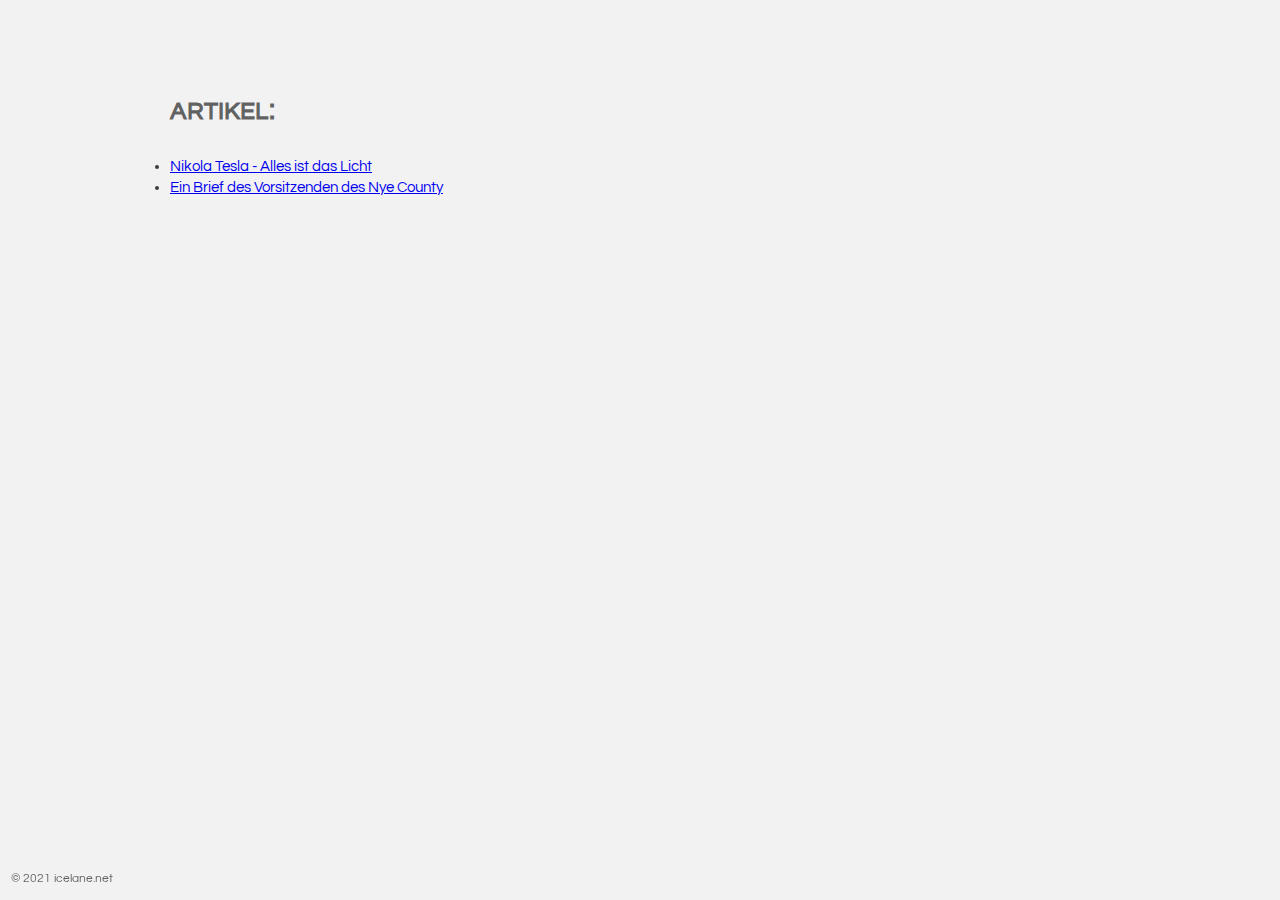
<file: Article/index.html>
<!doctype html>
<html>
<head>
<meta charset="utf-8" />
    <meta name="author" content="MrX13415" />
    <meta name="description" content="Article" />
    <title>Article</title>

    <meta name="viewport" content="width=device-width, height=device-height, initial-scale=1.2" />

    <link rel="stylesheet" type="text/css" href="https://fonts.googleapis.com/css?family=Questrial" />
    <link rel="stylesheet" type="text/css" href="./style/css/main.css">
    
    <script src="../style/js/util.js" ></script>
    <script src="./style/js/main.js" ></script>
    

    <link rel="apple-touch-icon" sizes="180x180" href="/apple-touch-icon.png">
	<link rel="icon" type="image/png" sizes="32x32" href="/favicon-32x32.png">
	<link rel="icon" type="image/png" sizes="192x192" href="/android-chrome-192x192.png">
	<link rel="icon" type="image/png" sizes="16x16" href="/favicon-16x16.png">
	<!-- <link rel="manifest" href="/site.webmanifest"> -->
	<link rel="mask-icon" href="/safari-pinned-tab.svg" color="#333a3d">
    <meta name="msapplication-TileColor" content="#ededed">
	<meta name="theme-color" content="#ffffff">
</head>
<body>
    <div class="page">
        <h1 id="article-title"></h1>

        <div id="article-info" style="display: none;">
            Autor: <span id="article-author"></span> am <span id="article-date"></span>
            <div id="article-translations"></div>
        </div>

		<div id="article-content">
        </div>

        <div id="article-source" style="display: none;">
            <label>Quelle:</label>
            <div id="article-sources">
            </div>
        </div>
    </div>
	
    <footer>
		<div>
			&copy; 2021 icelane.net
		</div>
    </footer>
</body>
</html>
</file>
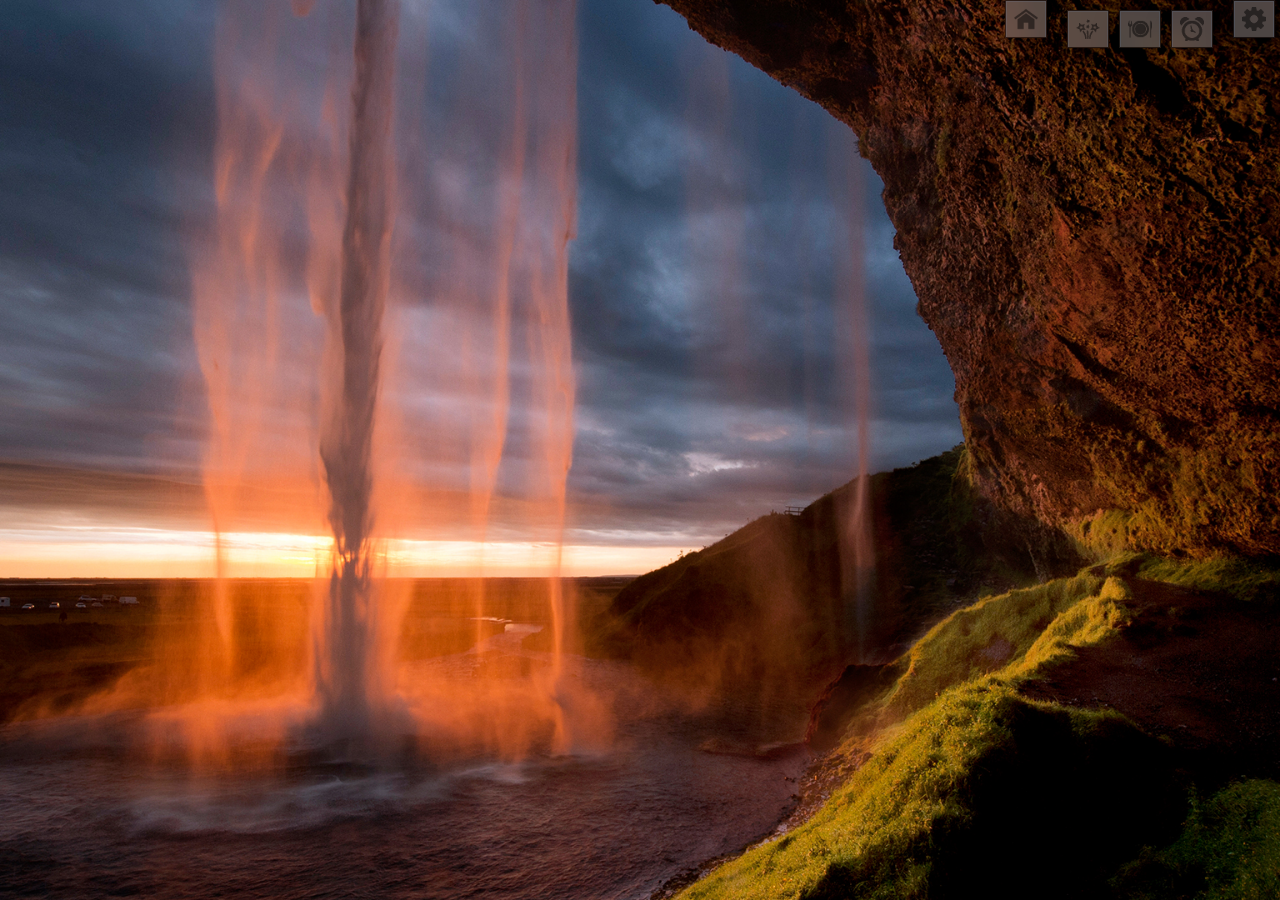
<file: countdown/index.html>
<!doctype html>
<html>
<head>
<meta charset="utf-8" />
    <meta name="author" content="MrX13415" />
    <meta name="description" content="A countdown." />
    <title>icelane.net | Countdown</title>

	<meta name="viewport" content="width=device-width, height=device-height, initial-scale=0.7" />

    <link rel="stylesheet" type="text/css" href="https://fonts.googleapis.com/css?family=Questrial" />
    <link rel="stylesheet" type="text/css" href="/style/css/main.css">
    <link rel="stylesheet" type="text/css" href="/style/css/acrylic.css">
    <link rel="stylesheet" type="text/css" href="/style/css/dark.css">
    <link rel="stylesheet" type="text/css" href="/style/css/countdown.css">
    
    <script>const isCountDownPage = true;</script>
    <script src="/style/js/util.js" ></script>
    <script src="/style/js/theme.js" ></script>
    <script src="/style/js/main.js" ></script>
    <script src="/style/js/countdown.js" ></script>
    
	<link rel="apple-touch-icon" sizes="180x180" href="/apple-touch-icon.png">
	<link rel="icon" type="image/png" sizes="32x32" href="/favicon-32x32.png">
	<link rel="icon" type="image/png" sizes="192x192" href="/android-chrome-192x192.png">
	<link rel="icon" type="image/png" sizes="16x16" href="/favicon-16x16.png">
	<!-- <link rel="manifest" href="/site.webmanifest"> -->
    <link rel="mask-icon" href="/safari-pinned-tab.svg" color="#333a3d">
    <meta name="msapplication-TileColor" content="#ededed">
	<meta name="theme-color" content="#ffffff">

</head>
<body class="dark">
    <div id="background" class="backgroundtransition">
        <div></div>
        <div></div>
    </div>

    <div id="overlaycontainer" class="hidden">
    </div>

    <div class="page">
        <div id="menubuttonarray">
            <button id="homebtn" title="Go back to start." class="acrylic shadow imgbutton child" onclick="location.href='/';"><div></div></button>
            <div id="profiles">
                <button id="profile_NewYear" title="New Year: Countdown to the next year." class="acrylic shadow imgbutton child" profilekey="newyear"><div></div></button>
                <button id="profile_Lunch" title="Lunch Time! Determine how much time is left until lunch." class="acrylic shadow imgbutton child" profilekey="lunch"><div></div></button>
                <button id="profile_Custom" title="Setup a custom countdown." class="acrylic shadow imgbutton child" profilekey="custom"><div></div></button>
            </div>
            <button id="settingsbtn" title="Configure the countdown and theme settings." class="acrylic shadow imgbutton child"><div></div></button>
        </div>
        
        <div id="settings" class="acrylic shadow overlay hidden">
            
			<h5>Countdown settings</h5>

            <div id="countdownsettings" class="settingscontainer">
                <div class="settingsitem">
                    <label>Title</label>
                    <input type="text" id="countdowntitle" value="" />
                </div>
                <div class="settingsitem settingscontainer">
                    <div id="targetdatecontainer" class="settingsitem">
                        <label>Date</label>
                        <input type="date" id="targetdate" name="Target date" placeholder="Select a target date">
                    </div>
                    <div class="settingsitem">
                        <label>Time</label>
                        <input type="time" id="targettime" name="Target time" placeholder="Select a target time" value="00:00:00" >
                    </div>
                </div>
                <div class="settingsitem">
                    <button id="restart" class="acrylic imgtxtbutton child"><div></div>Restart</button>
                </div>
                <div class="settingsitem">
                    <div>
                        <label class="switch">Daily recurring<input id="dailyswitch" type="checkbox"><span></span></label>
                    </div>
                </div>
                <div class="settingsitem">
                    <label>Message</label>
                    <textarea id="countdownmsg"></textarea>
                </div>
            </div>
			<h5>Theme settings</h5>

            <button id="tooglebtn" title="Bright side or dark side of life?" class="acrylic imgtxtbutton child"><div></div>Toggle Theme</button>

            <div class="listLabel">Hue 
                <span id="colorHueVal" data-mate="colorHueEdit"></span>
                <input id="colorHueEdit" data-mateCtrl="colorHueVal" data-mateData="colorHue" data-mateDataDiv="1000" class="hidden" />
            </div>
            <input class="colorSlider" type="range" min="0" max="1000" value="500" id="colorHue">
            <div class="listLabel">Saturation 
                <span id="colorSatVal" data-mate="colorSatEdit"></span>
                <input id="colorSatEdit" data-mateCtrl="colorSatVal" data-mateData="colorSat" data-mateDataDiv="10" class="hidden" />
            </div>
            <input class="colorSlider" type="range" min="0" max="1000" value="0" id="colorSat">
            <div class="listLabel">Lightness 
                <span id="colorLightVal" data-mate="colorLightEdit"></span>
                <input id="colorLightEdit" data-mateCtrl="colorLightVal" data-mateData="colorLight" data-mateDataDiv="10" class="hidden" />
            </div>
            <input class="colorSlider" type="range" min="0" max="1000" value="0" id="colorLight">
            <div class="listLabel">Alpha 
                <span id="colorAlphaVal" data-mate="colorAlphaEdit"></span>
                <input id="colorAlphaEdit" data-mateCtrl="colorAlphaVal" data-mateData="colorAlpha" data-mateDataDiv="10" class="hidden" />
            </div>
            <input class="colorSlider" type="range" min="0" max="1000" value="0" id="colorAlpha">
            <div class="listLabel">Blur 
                <span id="blurVal" data-mate="blurEdit"></span>
                <input id="blurEdit" data-mateCtrl="blurVal" data-mateData="blur" data-mateDataDiv="10" class="hidden" /> 
                <span id="blurNotSupportedWarn" class="hidden">/!\ Not supported by Browser!</span>
            </div>
            <input class="colorSlider" type="range" min="0" max="500" value="140" id="blur">
            
            <div id="settingBtns">
                <div id="settingBtns_Left">
                    <button id="nextimgbtn" title="I'm board! move on to the next image." class="acrylic imgtxtbutton child"><div></div>Next Image</button>
                    <label class="switch">Slideshow<input id="slideshowswitch" type="checkbox"><span></span></label>
                    <label class="switch">Rainbow<input id="rainbowswitch" type="checkbox"><span></span></label>
                </div>
                <div id="settingBtns_Right">
                    <button id="colorResetBtn" class="acrylic child" title="Hold CTRL to perform a full reset.">Reset</button>
                </div>
            </div>
        </div>
        
        <div id="countdown" class="acrylic shadow parent article invisible">
            <p class="countdowntext effect-text-3D-lightgary2">...</p>
        </div>
    </div>
</body>
</html>
</file>
<file: Article/style/css/main.css>
* {
	box-sizing: border-box;
	transition: all 0.8s linear, color 0s, outline-offset 0s;
}

body {
    margin: 0px auto;
    max-width: 1000px;
    
    line-height: 1.4;
    text-align: justify;
    font-family: 'Questrial', sans-serif;
    font-size: 15px;
    color: rgba(0, 0, 0, 0.75);
    margin-bottom: 100px;
    transition: color 0.2s;

    background-color: hsl(0deg 0% 95%);
    /* background-image: linear-gradient(hsla(0, 0%, 100%, 0.1) 2px, transparent 0)
    , linear-gradient(90deg, hsla(0, 0%, 100%, .1) 2px, transparent 0)
    , linear-gradient(hsla(0, 0%, 100%, 0.08) 1px, transparent 0)
    , linear-gradient(90deg, hsla(0, 0%, 100%, .08) 1px, transparent 0)
    /* , url(./../img/noisy-texture-100x100.png) noise texture */; */
/* 
    background-size: 100px 100px, 100px 100px, 20px 20px, 20px 20px;
    background-position: -2px -2px, -2px -2px, -1px -1px, -1px -1px; */
}

footer{
    position: fixed !important;
    width: calc(100% + 2px);
    left: -1px;
    bottom: 0;
    background: rgb(242,242,242);
    background: linear-gradient(0deg, rgba(242,242,242,1) 0%, rgba(242,242,242,1) 50%, rgba(255,255,255,0) 100%);
    padding-top: 20px;
}

footer > div {
    font-size: 12px;
    color: rgba(0, 0, 0, 0.60);
    padding: 1em !important;
    margin: 0 !important;
}

h1 {
    font-weight: normal;
    font-size: 30px;
    color: rgba(0, 0, 0, 0.60);
    transition: color 0.2s;
}

h2 {
    font-variant-caps: all-small-caps;
    font-weight: bold;
    font-size: 30px;
    color: rgba(0, 0, 0, 0.60);
    transition: color 0.2s;
}

.page {
    padding: 1em;
    padding-top: 64px;
}
@media only screen and (max-width: 700px) {
    .page { padding: 0px; padding-top: 64px; }
}
@media only screen and (max-width: 340px){
    .page { padding: 0px; padding-top: 50px; }
}


.page > div {
	margin: 15px;
}
@media only screen and (max-width: 340px) {
    .page > div { margin: 15px 3px; width: calc(100% - 6px); }
}
@media only screen and (min-width: 341px) and (max-width: 700px) {
    .page > div { width: calc(100% - 30px); }
}
@media only screen and (min-width: 701px) {
    .page > div { width: calc(70% - 30px); }
}


.article {
    display: flex;
    align-items: center;
    justify-content: center;
    flex-flow: row wrap;
}

.img {
    font-size: 9pt;
    margin-top: 0;
    margin-bottom: 0;
    color: hsl(0deg 0% 60%);
}
.img img {
    width: 100%;
}

#article-info {
    font-size: 9pt;
    margin-top: 0;
    margin-bottom: 0;
    color: hsl(0deg 0% 60%);
}
#article-source {
    font-size: 9pt;
    margin-top: 0;
    margin-bottom: 0;
    color: hsl(0deg 0% 60%);
}
#article-sources {
    position: relative;
    left: 40px;
    top: -14px;
}
</file>
<file: style/css/main.css>
* {
	box-sizing: border-box;
	transition: all 0.8s linear, color 0s, outline-offset 0s;
}

body {
    margin: 0px auto;
    max-width: 1000px;
    
    line-height: 1.4;
    text-align: justify;
    font-family: 'Questrial', sans-serif;
    font-size: 18px;
    color: rgba(0, 0, 0, 0.75);
    margin-bottom: 100px;
    transition: color 0.2s;

    background-color: rgb(44, 44, 44);
    background-image: linear-gradient(hsla(0, 0%, 100%, 0.1) 2px, transparent 0)
    , linear-gradient(90deg, hsla(0, 0%, 100%, .1) 2px, transparent 0)
    , linear-gradient(hsla(0, 0%, 100%, 0.08) 1px, transparent 0)
    , linear-gradient(90deg, hsla(0, 0%, 100%, .08) 1px, transparent 0)
    /* , url(./../img/noisy-texture-100x100.png) noise texture */;

    background-size: 100px 100px, 100px 100px, 20px 20px, 20px 20px;
    background-position: -2px -2px, -2px -2px, -1px -1px, -1px -1px;
}

#background, #background div:nth-child(1), #background div:nth-child(2) {
    position: fixed;
    top: 0;
    left: 0;
    right: 0;
    bottom: 0;    
    /* background-attachment: fixed; */
    background-position-x: 50%;
    background-position-y: 50%;
    background-size: cover;
    background-repeat: no-repeat;
    z-index: -100;
    /* transition: top 0s, bottom 0s; */
    transition: opacity 2.5s cubic-bezier(0, 0, 0.4, 1), background-image 0s, top 0s, bottom 0s;
}
#background div:nth-child(1), #background div:nth-child(2) {
    content: "";
}

.swapbackground#background div:nth-child(1) {
    opacity: 1;
}
.swapbackground#background div:nth-child(2) {
    opacity: 0;
}
.backgroundtransition#background div:nth-child(1),
.backgroundtransition#background div:nth-child(2) {
    transition: opacity 2.5s cubic-bezier(0.4, 0, 1, 1), background-image 0s, top 0s, bottom 0s;
}

footer{
    position: fixed !important;
    width: calc(100% + 2px);
    left: -1px;
	bottom: 0;
}

footer > div {
    font-size: 16px;
    color: rgba(0, 0, 0, 0.60);
    padding: 1em !important;
    margin: 0 !important;
}

h1 {
    font-weight: normal;
    font-size: 30px;
    color: rgba(0, 0, 0, 0.60);
    transition: color 0.2s;
}

h2 {
    font-variant-caps: all-small-caps;
    font-weight: bold;
    font-size: 30px;
    color: rgba(0, 0, 0, 0.60);
    transition: color 0.2s;
}

textarea,
input[type="text"],
input[type="date"],
input[type="time"] {
    min-height: 33px;
}
textarea:disabled,
input[type="text"]:disabled,
input[type="date"]:disabled,
input[type="time"]:disabled {
    background: none;
    border: none;
    box-shadow: none;
}
textarea:disabled:hover,
input[type="text"]:disabled:hover,
input[type="date"]:disabled:hover,
input[type="time"]:disabled:hover {
    background: none;
    border: none;
    box-shadow: none;
}

input[type="range"] {
    -webkit-appearance: none;
    appearance: none;
    color: rgba(255, 255, 255, 0.2);
    background: transparent;
    border: none;
}
input[type="range"]:focus {
    outline: none;
}
input[type="range"]:disabled {
    background-color: transparent !important;
    box-shadow: none !important;
    opacity: 50%;
}

input[type="range"]::-webkit-slider-runnable-track {
    -webkit-appearance: none;
    border-radius: 5px;
    height: 10px;
}
input[type="range"]::-moz-range-track {
    border-radius: 5px;
    height: 10px;
}
input[type="range"]::-ms-track {
    border-radius: 5px;
    height: 10px;
}

input[type="range"]:focus::-webkit-slider-runnable-track {
    outline-offset: -5px;
}
input[type="range"]:focus::-moz-range-track {
    outline-offset: -5px;
}
input[type="range"]:focus::-ms-track {
    outline-offset: -5px;
}

input[type="range"]::-webkit-slider-thumb
{
    -webkit-appearance: none; /* Override default look */
    appearance: none;
    width: 20px; /* Set a specific slider handle width */
    height: 20px; /* Slider handle height */
    cursor: pointer; /* Cursor on hover */
    border-radius: 10px;
    margin-top: -6px;
}
input[type="range"]::-moz-range-thumb {
    appearance: none;
    width: 20px; /* Set a specific slider handle width */
    height: 20px; /* Slider handle height */
    cursor: pointer; /* Cursor on hover */
    border-radius: 10px;
    margin-top: 0;
}
input[type="range"]::-ms-thumb {
    appearance: none;
    width: 20px; /* Set a specific slider handle width */
    height: 20px; /* Slider handle height */
    cursor: pointer; /* Cursor on hover */
    border-radius: 10px;
    margin-top: 0;
}

input[type="range"]:hover::-webkit-slider-thumb {
    transition: all 0.8s linear, color 0s, outline-offset 0s;
}
input[type="range"]:hover::-moz-range-thumb {
    transition: all 0.8s linear, color 0s, outline-offset 0s;
} 
input[type="range"]:hover::-ms-thumb {
    transition: all 0.8s linear, color 0s, outline-offset 0s;
}

input, textarea {
    vertical-align: top;
}

button {
    word-wrap: normal;
    cursor: pointer;
    display: inline-block;
    padding: 10px 20px !important;
    font-size: 12px;
    text-align: center;
    text-decoration: none;
    text-overflow: clip;
    font-variant-caps: all-petite-caps;
    box-sizing: content-box;
    margin: 0px;
    height: 1em;
    line-height: 1em;
}


.hidden {
    display: none !important;
}

.invisible {
    opacity: 0%;
}

.imgbutton > div, .imgtxtbutton > div {
    background-size: 60%;
    background-repeat: no-repeat;
    background-position: center;
    position: absolute;
    left: 0;
    right: 0;
    top: 0;
    bottom: 0;
    filter: opacity(0.5);
    width: 100%;
    height: 100%;
}
.imgtxtbutton > div  {
    width: 36px;
    height: 36px;
}
.imgbutton:hover > div, .imgtxtbutton:hover > div {
    filter: opacity(0.3);
}


#menubuttonarray, #menubuttonarray div
{
    display: flex;
}
#menubuttonarray
{
    position: absolute;
    top: 0px;
    left: 0px;
    right: 0px;
    margin: -30px 0px;
    padding: 30px 0px;
    width: auto;
    overflow-x: auto;
}
#menubuttonarray {
    -ms-overflow-style: none;  /* Internet Explorer 10+ */
    scrollbar-width: none;  /* Firefox */
}
#menubuttonarray::-webkit-scrollbar {
    display: none;  /* Safari and Chrome */
}
#menubuttonarray > div {
    padding: 15px;
    padding-top: 10px;
    padding-bottom: 5px;
}
#menubuttonarray > :first-child { margin-left: auto; }
#menubuttonarray button { margin: 0px 5px; }
#menubuttonarray > div > button:first-child { margin-left: 0px; }
#menubuttonarray > div > button:last-child { margin-right: 0px; }

@media only screen and (max-width: 340px){
    #menubuttonarray > div {
        padding: 3px;
        padding-bottom: 3px;
    }
    #menubuttonarray button { margin: 0px 2px; }
}

/* SETTINGS */
.settingscontainer {
    display: grid !important;
    grid-column-gap: 2px;
    grid-row-gap: 5px;
    align-items: end;
    grid-template-columns: max-content;
}
.settingscontainer > * {
    display: inline-block;
}
.settingsitem > label {
    display: block;
    position: relative;
    font-size: 12px;
}
.settingsitem > input, textarea {
    display: block;
    width: 100%;
}

#settings {
    /* padding-top: 10px;
    padding-bottom: 40px; */
    position: absolute;
    width: calc(100vw - 30px);
    max-width: 600px;
    margin: auto;
    margin-top: 64px;
    margin-right: 15px;
    padding-top: 0.5em;
    top: 0;
    right: 0;
    z-index: 1000;
}
@media only screen and (max-width: 340px){
    #settings {
        width: calc(100vw - 6px);
        margin-top: 50px;
        margin-right: 3px;
    }
}

#themesettings > :nth-child(1) {
    display: flex;
    justify-content: space-between;
    align-items: flex-end;
}
@media only screen and (max-width: 315px) {
    #themesettings > :nth-child(1) {
        flex-flow: column;
        align-items: normal;
        margin-bottom: 5px;
    }
}

#themesettings > :nth-child(3) {
    margin-top: 5px;
    display: flex;
    align-items: flex-start;
    flex-flow: row wrap;
}
@media only screen and (max-width: 240px) {
    #themesettings > :nth-child(3) > :nth-child(4) { flex: 100% !important; flex: 1; margin: 5px 0px; }
    #themesettings > :nth-child(3) > :last-child { flex: 100%; margin-left: inherit !important; }
}
#themesettings > :nth-child(3) > :last-child {
    margin-left: auto;
}
@media only screen and (max-width: 535px) {
    #themesettings > :nth-child(3) > :nth-child(3) { flex-basis: 100%; height: 5px; }
    #themesettings > :nth-child(3) > :nth-child(4) { flex: 0.9; }
}
@media only screen and (max-width: 390px) {
    #themesettings > :nth-child(3) > :nth-child(1) { flex: 1; }
    #themesettings > :nth-child(3) > :nth-child(2) { flex: 1; }
}
@media only screen and (max-width: 315px) {
    #themesettings > :nth-child(3) > :nth-child(1) { flex: 1; justify-content: flex-end; }
    #themesettings > :nth-child(3) > :nth-child(2) { flex: 1; justify-content: flex-end; }
}


/* #themesettings > :nth-child(5) { grid-area: daily; align-self: start; margin-top: 12px; } */


#settingsbtn > div { background-image: url([data-uri]); }
#settingsbtn:hover > div { animation: Anim_FastSpin2D ease-in-out 2s infinite; }
#homebtn > div { background-image: url([data-uri]); }
#countdownbtn > div { background-image: url([data-uri]); }
#countdownbtn:hover > div { animation: Anim_Ring linear 0.1s infinite; }

#tooglebtn {
    padding-left: 35px !important;
    padding-right: 12px !important;
}
#tooglebtn > div {        
    background-image: url([data-uri]);
}
#tooglebtn:hover > div {
    animation: Anim_Brushing linear 1s infinite;
}

#nextimgbtn {
    /* position: absolute; */
    /* top: 18px; */
    /* right: 82px; */
    /* width: 1em; */
    padding-left: 35px !important;
    padding-right: 12px !important;
}
#nextimgbtn > div {        
    background-image: url([data-uri]);
}

#overlaycontainer{
    padding: 0px 0px;
    position: fixed;
    z-index: 1000;
    margin: 0px;
    left: 0;
    right: 0;
    top: 0;
    bottom: 0;
    width: 100%;
    height: 100%;
    overflow: auto;
    display: flex;
    align-items: center;
    justify-content: center;
    border: 3px solid red;
    margin: auto;
}


#settingBtns {
    margin-top: 15px;
    display: flex;
    justify-content: space-between;
}
#settingBtns_Left {
    display: flex;
    flex-wrap: wrap;
}
/* #settingBtns_Right {
} */
@media screen and (max-width: 590px) {
    #settingBtns .switch { width: 150px; }
    #settingBtns .switch span { margin-left: auto; }
    #settingBtns_Left {
        flex-direction: column;
    }
}
@media only screen and (min-width: 591px) and (max-width: 700px){
    #settingBtns .switch { width: 150px; }
    #settingBtns .switch span { margin-left: auto; }
    #settingBtns_Left {
        display: grid;
        grid-template-areas:
                'o1 o2'
                'next ...';
    }
    #settingBtns_Left > :nth-child(1) { grid-area: next; }
    #settingBtns_Left > :nth-child(2) { grid-area: o1; }
    #settingBtns_Left > :nth-child(3) { grid-area: o2; }
}

.label{
    margin-left: 5px;
    margin-right: 5px;
    top: 5px;
    position: relative;
    cursor: default;
    font-size: 16px;
    vertical-align: middle;
}

.listLabel{
    font-size: 12px;
    margin-left: 5px;
    top: 5px;
    position: relative;
    cursor: default;
}

.listLabel > span{
    opacity: 0.8;
    font-size: 10px;
    margin-left: 10px;
    cursor: text;
}

.listLabel > input {
    font-size: 10px;
    width: 35px;
    padding: 1px 2px;
    text-align: center;
    margin-left: 5px;
}


.colorSlider {
    width: 100%;
}

#colorResetBtn {
    float: right;
}

#header {
    padding: 1em 2em;
    margin-top: 0px;
    position: relative;
    overflow: hidden;
	width: calc(100% - 30px);
}
#logoimg {
	position: absolute;
    margin-top: calc(-1em + 10px);
    height: 110px;
    width: 110px;
}
#logostr {
	position: absolute;
    margin: 0;
    font-size: 60px;
    color: rgba(0, 0, 0, 0.60);
}


@media only screen and (max-width: 340px){
    #header { width: calc(100% - 6px); }
}
@media only screen and (max-width: 365px){
    #logostr { font-size: 50px; }
}
@media only screen and (max-width: 315px){
    #logostr { font-size: 40px; }
}
@media only screen and (max-width: 255px){
    #logostr { font-size: 30px; }
}
@media only screen and (max-width: 700px) {
	#header {
		height: 200px;
	}
	#logoimg {
		left: 50%;
		transform: translate(-50%);
	}
	#logostr {
		left: 50%;
		top: 110px;
		transform: translate(-50%);
	}
}
@media only screen and (min-width: 701px) {
	#header {
		height: 120px;
	}
	#logoimg {
		left: 0;
	}
	#logostr {
		left: 110px;
	}
}

.page {
    padding: 1em;
    padding-top: 64px;
}
@media only screen and (max-width: 700px) {
    .page { padding: 0px; padding-top: 64px; }
}
@media only screen and (max-width: 340px){
    .page { padding: 0px; padding-top: 50px; }
}


.page > div {
	margin: 15px;
}
@media only screen and (max-width: 340px) {
    .page > div { margin: 15px 3px; width: calc(100% - 6px); }
}
@media only screen and (min-width: 341px) and (max-width: 700px) {
    .page > div { width: calc(100% - 30px); }
}
@media only screen and (min-width: 701px) {
    .page > div { width: calc(70% - 30px); }
}



.article {
    display: flex;
    align-items: center;
    justify-content: center;
    flex-flow: row wrap;
}


.switch input:disabled + span {
    cursor: default;
    background: none;
    box-shadow: none;
}

.switch {
    display: inline-flex;
    flex-direction: row;
    vertical-align: middle;
    align-items: center;
    word-wrap: normal;
    color: rgba(0, 0, 0, 0.6);
    font-family: 'Questrial', sans-serif;
    font-size: 16px;
    text-align: center;
    text-decoration: none;
    text-overflow: clip;
    font-variant-caps: all-petite-caps;
    box-sizing: content-box;
    margin: 5px 10px;
    line-height: 1em;
    width: fit-content;
}
.switch input {
    opacity: 0;
    width: 0;
    height: 0;
    -webkit-appearance: none;
    position: absolute;
}
.switch span {
    transition: 0.4s;
    border-radius: 16px;
    display: inline-block;
    position: relative;
    height: 16px;
    width: 42px;
    box-sizing: content-box;
    margin: 0px;
    margin-left: 8px;
    padding: 4px;
    word-wrap: normal;
    cursor: pointer;
}
.switch input + span::before {
    position: absolute;
    content: "";
    left: 8px;
    bottom: 8px;
    height: 8px;
    width: 8px;
    border-radius: 8px;
    box-sizing: content-box;
    transition: 0.1s cubic-bezier(0, 0.37, 1, 0.46);
    opacity: 0;
}
.switch span::after {
    position: absolute;
    content: "";
    height: 14px;
    width: 14px;
    left: 4px;
    bottom: 4px;
    border-radius: 10px;
    -webkit-transition: 0.1s cubic-bezier(0, 0.37, 1, 0.46);
    transition: 0.1s cubic-bezier(0, 0.37, 1, 0.46);
}
.switch input:checked + span::after {
    -webkit-transform: translateX(26px);
    -ms-transform: translateX(26px);
    transform: translateX(26px);
}


/*---- ANIMATION ----*/

.anim-Brushing {
    animation: Anim_Brushing linear 1s infinite;
}
@keyframes Anim_Brushing {
    0% {
    transform: rotate(0deg);
  }
   50% {
    transform: rotate(-40deg);
  }
  100% {
    transform: rotate(0deg);
  }
}

.anim-Ring {
    animation: Anim_Ring linear 0.1s infinite;
}
@keyframes Anim_Ring {
    0% {
    transform: rotate(-8deg) translateX(-1px);
  }
   50% {
    transform: rotate(8deg) translateX(1px);
  }
  100% {
    transform: rotate(-8deg) translateX(-1px);
  }
}


.anim-Pulse {
    animation: Anim_Pulse linear 1.3s infinite;
}
@keyframes Anim_Pulse {
    0% { transform: scale(1); }
    33% { transform: scale(0.9); }
    66% { transform: scale(1.2); }
   100% { transform: scale(1); }
}

.anim-FastSpin2D {
    animation: Anim_FastSpin2D ease-in-out 2s infinite
}
@keyframes Anim_FastSpin2D {
    0% { transform: rotate(0deg); }
  100% { transform: rotate(720deg); }
}

.anim-Spin3D {
	animation: Anim_Spin3D linear 1s infinite !important;
}
@keyframes Anim_Spin3D {
    0% { transform: rotate3d(0, 1, 0, 0deg) matrix3d(1, 0, 0, 0, 0, 1, 0, 0, 0, 0, 1, 0, 0, 0, 0, 1); }
   25% { transform: rotate3d(0, 1, 0, 90deg) matrix3d(1, 0, 0, 0.02, 0, 1, 0, 0, 0, 0, 1, 0, 0, 0, 0, 1); }
   50% { transform: rotate3d(0, 1, 0, 180deg) matrix3d(1, 0, 0, 0, 0, 1, 0, 0, 0, 0, 1, 0, 0, 0, 0, 1); }
   75% { transform: rotate3d(0, 1, 0, 270deg) matrix3d(1, 0, 0, -0.02, 0, 1, 0, 0, 0, 0, 1, 0, 0, 0, 0, 1); }
  100% { transform: rotate3d(0, 1, 0, 360deg) matrix3d(1, 0, 0, 0, 0, 1, 0, 0, 0, 0, 1, 0, 0, 0, 0, 1); }
}
</file>
<file: style/css/acrylic.css>
/* #background div:nth-child(1), #background div:nth-child(2) { */
  /* Default background image */
  /* background-image: url("./../img/back/img (27).jpg"); */
/*} */

@keyframes backgroundAnimation {
  from {opacity: 0.2;}
  to {opacity: 1;}
}

.acrylic {
  padding: 2em 2em;
  position: relative;
  overflow: hidden;
  /* Backdrop filter does not work with opacity when used in ::before (!?)*/
  -webkit-backdrop-filter: blur(14px);
  backdrop-filter: blur(14px);
}

@media only screen and (max-width: 700px){
  .acrylic {
    padding: 1em 1em;
  }
}

/*made color rgba removed opacity property*/

/* .acrylic::before {
  content: "";
  position: absolute;
  height: 100%;
  left: 0;
  top: 0;
  right: 0;
  bottom: 0;
  z-index: -1;
  -webkit-backdrop-filter: blur(14px);
  backdrop-filter: blur(14px);
} */

.acrylic::after {
  content: "";
  position: absolute;
  height: 100%;
  left: 0;
  top: 0;
  right: 0;
  bottom: 0;
  z-index: -1;
  border: 1px solid rgba(133, 194, 255, 0.21);
  /* background-image: url([data-uri]); */
}

.overlay::before {
  content: "";
  position: absolute;
  height: 100%;
  left: 0;
  top: 0;
  right: 0;
  bottom: 0;
  z-index: -1;
  -webkit-backdrop-filter: blur(7px);
  backdrop-filter: blur(7px);
}

.parent::after, .overlay::after {
  background-color: rgba(255, 255, 255, 0.30);
  opacity: 0.80;
}

.child::after {
  background-color: rgba(255, 255, 255, 0.30);
  opacity: 0.60;
}

.shadow {
  box-shadow: 0 10px 30px rgba(0, 0, 0, 0.2), 0 1px 8px rgba(0, 0, 0, 0.4);

}

.parent::after, .overlay::after, .child::after, .shadow {
  transition: all 0.8s, color 0.1s, backdrop-filter 0s;
}


body::-webkit-scrollbar-track{
  background: rgb(10, 10, 10);
}
body:hover::-webkit-scrollbar-thumb,
body::-webkit-scrollbar-thumb{
  background-color: rgba(255, 255, 255, 0.2);
}

/* FF */
* {
  scrollbar-width: thin;
  scrollbar-color: rgba(0, 0, 0, 0.2) rgba(0, 0, 0, 0.0);
}
*:hover {
  scrollbar-color: rgba(0, 0, 0, 0.4) rgba(0, 0, 0, 0.0);
}
*:focus {
  scrollbar-color: rgba(0, 0, 0, 0.4) rgba(0, 0, 0, 0.1);
}

html {
  scrollbar-width: thin;
  scrollbar-color: rgba(255, 255, 255, 0.2) rgb(10, 10, 10) ;
}

/* WebKit */
::-webkit-scrollbar{
  width: 3px;
  height: 3px;
}
::-webkit-scrollbar-button{
  display: none;
}
::-webkit-scrollbar-track{
  background: none;
}
::-webkit-scrollbar-thumb{
  /* border-radius: 2px; */
  background-color: rgba(0, 0, 0, 0.2);
  border: none;
  box-shadow: none;
}
::-webkit-scrollbar-corner{
  display: none;
  background: none;
}
::-webkit-resizer{
  display: none;
}

*:hover::-webkit-scrollbar-thumb{
  background-color: rgba(0, 0, 0, 0.4);
}

*:focus::-webkit-scrollbar{
  width: 8px;
  height: 8px;
}
*:focus::-webkit-scrollbar-track{
  background: rgba(0, 0, 0, 0.1);
}
*:focus::-webkit-scrollbar-thumb {
  /* border-radius: 4px; */
  background-color: rgba(0, 0, 0, 0.2);
  border: 1px solid rgba(0, 0, 0, 0.2);
  box-shadow: inset 0px 0px 3px 0px rgba(0, 0, 0, 0.4);
}
*:focus::-webkit-scrollbar-corner{
  display: none;
  background: rgba(0, 0, 0, 0.2);
}
*:focus::-webkit-resizer{
  display: none;
}


::-webkit-calendar-picker-indicator
{
  filter: invert(0) opacity(0.5);
}










input[type="range"], input[type="range"]:hover, input[type="range"]:focus {
  background: none;
  border: none;
  box-shadow: none;
}

input[type="range"]:disabled::-webkit-slider-runnable-track {
  background-color: transparent !important;
  box-shadow: none !important;
  border: 1px solid rgba(0, 0, 0, 0.3);
}
input[type="range"]:disabled::-moz-range-track {
  background-color: transparent !important;
  box-shadow: none !important;
  border: 1px solid rgba(0, 0, 0, 0.3);
}
input[type="range"]:disabled::-ms-track {
  background-color: transparent !important;
  box-shadow: none !important;
  border: 1px solid rgba(0, 0, 0, 0.3);
}

input[type="range"]::-webkit-slider-runnable-track {
  color: rgba(0, 0, 0, 0.3);
  background-color: rgba(255, 255, 255, 0.25);
  border: 1px solid rgba(255, 255, 255, 0.1);
  box-shadow: inset 0 1px 4px rgba(0, 0, 0, 0.4);
  -webkit-appearance: none;
  border-radius: 5px;
  height: 10px;
}
input[type="range"]::-moz-range-track {
  color: rgba(0, 0, 0, 0.3);
  background-color: rgba(255, 255, 255, 0.25);
  border: 1px solid rgba(255, 255, 255, 0.1);
  box-shadow: inset 0 1px 4px rgba(0, 0, 0, 0.4);
  -webkit-appearance: none;
  border-radius: 5px;
  height: 10px;
}
input[type="range"]::-ms-track {
  color: rgba(0, 0, 0, 0.3);
  background-color: rgba(255, 255, 255, 0.25);
  border: 1px solid rgba(255, 255, 255, 0.1);
  box-shadow: inset 0 1px 4px rgba(0, 0, 0, 0.4);
  -webkit-appearance: none;
  border-radius: 5px;
  height: 10px;
}

input[type="range"]:focus::-webkit-slider-runnable-track {
  outline: 1px rgba(0, 0, 0, 0.3);
  outline-style: solid;
}
input[type="range"]:focus::-moz-range-track {
  outline: 1px rgba(0, 0, 0, 0.3);
  outline-style: solid;
}
input[type="range"]:focus::-ms-track {
  outline: 1px rgba(0, 0, 0, 0.3);
  outline-style: solid;
}


input[type="range"]:disabled::-webkit-slider-thumb:hover {
  background-color: rgba(255, 255, 255, 0.05);
  border: 1px solid rgba(255, 255, 255, 0.41);
  box-shadow: 0 1px 8px rgba(0, 0, 0, 0.4), inset 0px 0px 7px 0px rgba(255, 255, 255, 0.7);
}
input[type="range"]:disabled::-moz-range-thumb:hover {
  background-color: rgba(255, 255, 255, 0.05);
  border: 1px solid rgba(255, 255, 255, 0.41);
  box-shadow: 0 1px 8px rgba(0, 0, 0, 0.4), inset 0px 0px 7px 0px rgba(255, 255, 255, 0.7);
}
input[type="range"]:disabled::-ms-thumb:hover {
  background-color: rgba(255, 255, 255, 0.05);
  border: 1px solid rgba(255, 255, 255, 0.41);
  box-shadow: 0 1px 8px rgba(0, 0, 0, 0.4), inset 0px 0px 7px 0px rgba(255, 255, 255, 0.7);
}


input[type="range"]::-webkit-slider-thumb:hover {
  background-color: rgba(255, 255, 255, 0.4);
  box-shadow: inset 0px 0px 10px 0px rgba(255, 255, 255, 0.69);
  border: 1px solid rgba(255, 255, 255, 0.8);
}
input[type="range"]::-webkit-slider-thumb {
  color: rgba(255, 255, 255, 0.60 );
  background-color: rgba(255, 255, 255, 0.05);
  border: 1px solid rgba(255, 255, 255, 0.41);
  box-shadow: 0 1px 8px rgba(0, 0, 0, 0.4), inset 0px 0px 7px 0px rgba(255, 255, 255, 0.7);
}
input[type="range"]::-moz-range-thumb:hover {
  background-color: rgba(255, 255, 255, 0.4);
  box-shadow: inset 0px 0px 10px 0px rgba(255, 255, 255, 0.69);
  border: 1px solid rgba(255, 255, 255, 0.8);
}
input[type="range"]::-moz-range-thumb {
  color: rgba(255, 255, 255, 0.60 );
  background-color: rgba(255, 255, 255, 0.05);
  border: 1px solid rgba(255, 255, 255, 0.41);
  box-shadow: 0 1px 8px rgba(0, 0, 0, 0.4), inset 0px 0px 7px 0px rgba(255, 255, 255, 0.7);
}
input[type="range"]::-ms-thumb:hover {
  background-color: rgba(255, 255, 255, 0.4);
  box-shadow: inset 0px 0px 10px 0px rgba(255, 255, 255, 0.69);
  border: 1px solid rgba(255, 255, 255, 0.8);
}
input[type="range"]::-ms-thumb {
  color: rgba(255, 255, 255, 0.60 );
  background-color: rgba(255, 255, 255, 0.05);
  border: 1px solid rgba(255, 255, 255, 0.41);
  box-shadow: 0 1px 8px rgba(0, 0, 0, 0.4), inset 0px 0px 7px 0px rgba(255, 255, 255, 0.7);
  border-radius: 0px;
}


input, textarea {
  background-color: rgba(255, 255, 255, 0.2);
  border: 1px solid rgba(0, 0, 0, 0.3);
  box-shadow: inset 0 0px 4px rgba(0, 0, 0, 0.3);
  border-radius: 2px;
  padding: 5px 5px;
  color: rgba(0, 0, 0, 0.8);
  text-shadow: 0 0 2px rgba(0, 0, 0, 0.8);
  font-family: 'Questrial', sans-serif;
  font-size: 14px;
}
input:hover, textarea:hover, input:focus, textarea:focus {
  background-color: rgba(255, 255, 255, 0.3);
  box-shadow: 0 1px 8px rgba(0, 0, 0, 0.4), inset 0px 0px 20px 0px rgba(255, 255, 255, 1);
  border: 1px solid rgba(255, 255, 255, 0.8);
  outline: none;
}

button, button:disabled, button:disabled:hover {
  background-color: rgba(255, 255, 255, 0.1);
  border: 1px solid rgba(0, 0, 0, 0.3);
  box-shadow: 0 1px 8px rgba(0, 0, 0, 0.4);
  color: rgba(0, 0, 0, 0.6);
  font-family: 'Questrial', sans-serif;
  font-size: 16px;
  transition: 0.1s cubic-bezier(0, 0.37, 1, 0.46);
}
button:focus, .buttonfocus {
  outline: 1px rgba(0, 0, 0, 0.3);
  outline-style: solid;
  outline-offset: -4px;
  transition: outline 0s;
}
button:hover, .buttonhover {
  background-color: rgba(255, 255, 255, 0.3);
  box-shadow: 0 1px 8px rgba(0, 0, 0, 0.4), inset 0px 0px 20px 0px rgba(255, 255, 255, 1);
  border: 1px solid rgba(255, 255, 255, 0.8);
}
button:hover > div, .buttonhover > div {
  animation: Anim_Pulse ease-in-out 2s infinite;
}
button:active, .buttonactive {
  transition: none;
  background-color: rgba(255, 255, 255, 0.6);
  box-shadow: inset 0 1px 8px rgba(0, 0, 0, 0.2), inset 0px 0px 10px 0px rgba(255, 255, 255, 0.69);
  border: 1px solid rgba(0, 0, 0, 0.3);
}

button:disabled, button:disabled:hover, .buttondisabled {
  background-color: transparent !important;
  box-shadow: none !important;
  opacity: 50%;
}
button:disabled:after {
  border: none;
}


button.redbutton:hover {
  background-color: rgba(255, 0, 0, 0.3);
  box-shadow: 0 1px 8px rgba(0, 0, 0, 0.4), inset 0px 0px 20px 0px rgba(200, 33, 33, 1);
  border: 1px solid rgba(200, 50, 50, 0.8);
}

#blurNotSupportedWarn {
  color: rgb(97, 76, 0);
  text-shadow: 0 0 6px rgba(255, 200, 0, 1);
  font-weight: bold;
  letter-spacing: 2px;
  font-variant: all-petite-caps;
  background-color: rgba(255, 255, 0, 0.3);
  padding: 1px 20px;
  font-size: 12px;
}



.switch span {
  color: rgba(0, 0, 0, 0.3);
  background-color: rgba(255, 255, 255, 0.2);
  border: 1px solid rgba(255, 255, 255, 0.1);
  box-shadow: inset 0 0 8px rgba(0, 0, 0, 0.5);
}
.switch span:hover::after {
  background-color: rgba(255, 255, 255, 0.4);
  box-shadow: inset 0px 0px 10px 0px rgba(255, 255, 255, 0.69);
  border: 1px solid rgba(255, 255, 255, 0.8);
}
.switch span::after {
  color: rgba(255, 255, 255, 0.60 );
  background-color: rgba(255, 255, 255, 0.05);
  border: 1px solid rgba(255, 255, 255, 0.41);
  box-shadow: 0 1px 8px rgba(0, 0, 0, 0.4), inset 0px 0px 7px 0px rgba(255, 255, 255, 0.7);
}
.switch input:checked + span::before {
  background-color: hsla(0, 0%, 100%, 0.67);
  box-shadow: 0 0 4px 1px rgba(255, 255, 255, 0.71);
  opacity: 1;
}
.switch input:focus + span {
  outline: 1px solid rgba(0, 0, 0, 0.3);
  outline-offset: -13px;
  transition: outline 0s;
}
</file>
<file: style/css/dark.css>
.dark .overlay::after {
    background-color: rgba(0, 0, 0, 0.70);
    opacity: 0.80;
}

.dark .parent::after {
    background-color: rgba(0, 0, 0, 0.70);
    opacity: 0.80;
}

.dark .child::after {
    background-color: rgba(0, 0, 0, 0.3);
    opacity: 0.60;
}

/*---------------------*/

.dark {
    color: rgba(255, 255, 255, 0.60 );
}

.dark footer div{
    color: rgba(255, 255, 255, 0.60);
}


.dark h1 {
    color: rgba(255, 255, 255, 0.60);
}

.dark h2 {
    color: rgba(255, 255, 255, 0.60);
}

.dark #logostr {
    color: rgba(255, 255, 255, 0.60);
}


/* FF */
.dark * {
    scrollbar-width: thin;
    scrollbar-color: rgba(255, 255, 255, 0.2) rgba(255, 255, 255, 0.0);
}
.dark *:hover {
    scrollbar-color: rgba(255, 255, 255, 0.4) rgba(255, 255, 255, 0.0);
}
.dark *:focus {
    scrollbar-color: rgba(255, 255, 255, 0.4) rgba(255, 255, 255, 0.1);
}

.dark ::-webkit-scrollbar-thumb{
    background-color: rgba(255, 255, 255, 0.2);
}
.dark *:hover::-webkit-scrollbar-thumb{
    background-color: rgba(255, 255, 255, 0.4);
}
.dark *:focus::-webkit-scrollbar-track{
    background: rgba(255, 255, 255, 0.1);
}
.dark *:focus::-webkit-scrollbar-thumb {
    background-color: rgba(255, 255, 255, 0.3);
    border: 1px solid rgba(255, 255, 255, 0.3);
    box-shadow: inset 0px 0px 3px 0px rgba(255, 255, 255, 0.6);
}
.dark *:focus::-webkit-scrollbar-corner {
    background: rgba(255, 255, 255, 0.2);
}



.dark ::-webkit-calendar-picker-indicator
{
  filter: invert(1) opacity(0.5);
}




.dark input[type="range"], .dark input[type="range"]:hover, .dark input[type="range"]:focus {
    background: none;
    border: none;
    box-shadow: none;
}
  
.dark input[type="range"]::-webkit-slider-runnable-track {
    color: rgba(255, 255, 255, 0.2);
    background-color: rgba(0, 0, 0, 0.3);
    border: 1px solid rgba(255, 255, 255, 0.21);
    box-shadow: inset 0 1px 4px rgba(0, 0, 0, 0.5);
}
.dark input[type="range"]::-moz-range-track {
    color: rgba(255, 255, 255, 0.2);
    background-color: rgba(0, 0, 0, 0.3);
    border: 1px solid rgba(255, 255, 255, 0.21);
    box-shadow: inset 0 1px 4px rgba(0, 0, 0, 0.5);
}
.dark input[type="range"]::-ms-track {
    color: rgba(255, 255, 255, 0.2);
    background-color: rgba(0, 0, 0, 0.3);
    border: 1px solid rgba(255, 255, 255, 0.21);
    box-shadow: inset 0 1px 4px rgba(0, 0, 0, 0.5);
}

.dark input[type="range"]:focus::-webkit-slider-runnable-track {
    outline: 1px rgba(255, 255, 255, 0.17);
    outline-style: solid;
}
.dark input[type="range"]:focus::-moz-range-track {
    outline: 1px rgba(255, 255, 255, 0.17);
    outline-style: solid;
}
.dark input[type="range"]:focus::-ms-track {
    outline: 1px rgba(255, 255, 255, 0.17);
    outline-style: solid;
}

.dark input[type="range"]::-webkit-slider-thumb:hover {
    background-color: rgba(255, 255, 255, 0.2);
    box-shadow: inset 0px 0px 10px 0px rgba(255, 255, 255, 0.69);
    border: 1px solid rgba(255, 255, 255, 0.8);
}
.dark input[type="range"]::-webkit-slider-thumb {
    color: rgba(255, 255, 255, 0.60 );
    background-color: rgba(0, 0, 0, 0.4);
    border: 1px solid rgba(255, 255, 255, 0.41);
    box-shadow: 0 1px 8px rgba(0, 0, 0, 0.4), inset 0px 0px 10px 0px rgba(255, 255, 255, 0.5);
}
.dark input[type="range"]::-moz-range-thumb:hover {
    background-color: rgba(255, 255, 255, 0.2);
    box-shadow: inset 0px 0px 10px 0px rgba(255, 255, 255, 0.69);
    border: 1px solid rgba(255, 255, 255, 0.8);
}
.dark input[type="range"]::-moz-range-thumb {
    color: rgba(255, 255, 255, 0.60 );
    background-color: rgba(0, 0, 0, 0.4);
    border: 1px solid rgba(255, 255, 255, 0.41);
    box-shadow: 0 1px 8px rgba(0, 0, 0, 0.4), inset 0px 0px 10px 0px rgba(255, 255, 255, 0.5);
} 
.dark input[type="range"]::-ms-thumb:hover {
    background-color: rgba(255, 255, 255, 0.2);
    box-shadow: inset 0px 0px 10px 0px rgba(255, 255, 255, 0.69);
    border: 1px solid rgba(255, 255, 255, 0.8);
}
.dark input[type="range"]::-ms-thumb {
    color: rgba(255, 255, 255, 0.60 );
    background-color: rgba(0, 0, 0, 0.4);
    border: 1px solid rgba(255, 255, 255, 0.41);
    box-shadow: 0 1px 8px rgba(0, 0, 0, 0.4), inset 0px 0px 10px 0px rgba(255, 255, 255, 0.5);
}

.dark input, .dark textarea {
    background-color: rgba(0, 0, 0, 0.2);
    border: 1px solid rgba(255, 255, 255, 0.21);
    box-shadow: inset 0 0px 4px rgba(0, 0, 0, 0.3);
    color: rgba(255, 255, 255, 0.8);
    text-shadow: 0 0 2px rgba(255, 255, 255, 0.8);
}
.dark input:hover, .dark textarea:hover, .dark input:focus, .dark textarea:focus {
    box-shadow: 0 1px 8px rgba(0, 0, 0, 0.4), inset 0px 0px 20px 0px rgba(255, 255, 255, 0.5);
    border: 1px solid rgba(255, 255, 255, 0.4);
}

.dark button, .dark button:disabled, .dark button:disabled:hover {
  color: rgba(255, 255, 255, 0.60 );
  background-color: rgba(0, 0, 0, 0.3);
  border: 1px solid rgba(255, 255, 255, 0.21);
  box-shadow: 0 1px 8px rgba(0, 0, 0, 0.4);
  outline: 0px rgba(255, 255, 255, 0.3)
}
.dark button:focus, .dark .buttonfocus {
  outline: 1px rgba(255, 255, 255, 0.3);
  outline-style: solid;
  outline-offset: -4px;
}
.dark button:hover, .dark .buttonhover {
  background-color: rgba(0, 0, 0, 0.2);
  box-shadow: 0 1px 8px rgba(0, 0, 0, 0.4), inset 0px 0px 20px 0px rgba(255, 255, 255, 0.4);
  border: 1px solid rgba(255, 255, 255, 0.4);
}
.dark button:active, .dark .buttonactive {
  background-color: rgba(255, 255, 255, 0.2);
  box-shadow: inset 0 1px 8px rgba(0, 0, 0, 0.8), inset 0px 0px 10px 0px rgba(255, 255, 255, 0.69);
  border: 1px solid rgba(255, 255, 255, 0.21);
}

.dark button.redbutton:hover {
    background-color: rgba(255, 0, 0, 0.2);
    box-shadow: 0 1px 8px rgba(0, 0, 0, 0.4), inset 0px 0px 20px 0px rgba(200, 33, 33, 0.4);
    border: 1px solid rgba(200, 50, 50, 0.4);
}

.dark .imgbutton > div, .dark .imgtxtbutton > div {
    filter: invert(1) opacity(0.7);
}

.dark #blurNotSupportedWarn {
    color: rgb(197, 155, 0);
    text-shadow: 0 0 6px rgb(255, 200, 0);
    background-color: rgba(255, 255, 0, 0.2);
}

.dark .switch {
    color: rgba(255, 255, 255, 0.6);
}

.dark .switch span {
    background-color: rgba(0, 0, 0, 0.1);
}
.dark .switch input:focus + span {
    outline-color: rgba(255, 255, 255, 0.3);
}
</file>
<file: style/css/countdown.css>
html{
    width: 100%;
    position: absolute;
    left: auto;
    right: auto;
    bottom: auto;	
	height:100vh;
	overflow: auto;
	box-sizing:border-box;
}

#background::after {
    /* Default background image */
    background-image: url("./../img/back/img (31).jpg");
}

.page {
    display: flex;
    align-items: center;
    display: flex;
    justify-content: center;
    height: 100vh;
    width: auto;
}


#profiles
{
    display: inline-block;
}

#profile_NewYear > div { background-image: url("./../img/newyear_x64.png"); }
#profile_Lunch > div { background-image: url("./../img/lunch_x64.png"); }
#profile_Custom > div { background-image: url("./../img/alarmclock_x64.png"); }
#profile_Custom:hover > div { animation: Anim_Ring linear 0.1s infinite; }

#countdownsettings {
    grid-template-areas:
        'header ... ...'
        'title date restart'
        'daily message message';
}
@media only screen and (max-width: 315px) {
    #countdownsettings {
        display: flex !important;
        flex-flow: column;
        align-items: stretch;
    }
}
@media only screen and (min-width: 316px) and (max-width: 510px) {
    #countdownsettings {
        grid-template-areas:
            'header ...'
            'title title'
            'date date'
            'daily restart'
            'message message'
    }
}
@media only screen and (min-width: 511px) and (max-width: 580px){
    #countdownsettings {
        grid-template-areas:
            'header ...'
            'title title'
            'date restart'
            'daily ...'
            'message message'
    }
}


#countdownsettings > :nth-child(1) { grid-area: header; }
#countdownsettings > :nth-child(2) { grid-area: title; }
#countdownsettings > :nth-child(3) { grid-area: date; display: grid; grid-column-gap: 2px; grid-template-areas: '... ...'; }
#countdownsettings > :nth-child(4) { grid-area: restart; justify-self: end; }
#countdownsettings > :nth-child(5) { grid-area: daily; align-self: start; margin-top: 12px; }
#countdownsettings > :nth-child(6) { grid-area: message; }
@media only screen and (max-width: 315px) {
    #countdownsettings > :nth-child(3) { display: flex; flex-flow: column; }
    #countdownsettings > :nth-child(5) { align-self: flex-end; }
}

#restart { margin-bottom: -2px; }
#countdownmsg { height: 60px; }





#countdown {
    width: auto !important;
    height: auto !important;
    padding: 2% 10%;
    left: 0;
}

.countdowntext {
    font-size: 80pt;
    color: #000000a1;
    text-shadow: 0 0 12px #000000bf;
    text-align: center;
    transition: all 5s ease;
    margin: 0;
    text-align: center;
    position: relative;
    letter-spacing: 15px;
    left: calc(15px / 2);
    transition: font-size 0.5s;
}

.dark .countdowntext {
    color: #ffffffa1;
    text-shadow: 0 0 12px #ffffffbf;
}

.rainbowtext {
    animation: color_change 22s infinite linear;
}

.rainbowtext3D {
    animation: color_change_3D 22s infinite linear;
}

@media screen and (max-width: 315px) {
    .countdowntext { font-size: 20pt; letter-spacing: 2px; left: calc(2px / 2); }
}
@media screen and (min-width: 316px) {
    .countdowntext { font-size: 30pt; letter-spacing: 5px; left: calc(5px / 2); }
}
@media screen and (min-width: 401px) {
    .countdowntext { font-size: 40pt; letter-spacing: 8px; left: calc(8px / 2); }
}
@media screen and (min-width: 601px) {
    .countdowntext { font-size: 50pt; letter-spacing: 10px; left: calc(10px / 2);  }
}
@media screen and (min-width: 801px) {
    .countdowntext { font-size: 80pt; letter-spacing: 13px; left: calc(13px / 2);  }
}
@media screen and (min-width: 1301px) {
    .countdowntext { font-size: 100pt; }
}
@media screen and (min-width: 1601px) {
    .countdowntext { font-size: 130pt; letter-spacing: 18px; left: calc(18px / 2);  }
}


/* @media screen and (max-width: 315px) {
    .countdowntext { font-size: 20pt; letter-spacing: 2px; left: calc(2px / 2); }
    
} */
@media only screen and (max-height: 271px){
    .countdowntext { font-size: 20pt; letter-spacing: 7px; left: calc(7px / 2); }
}
@media only screen and (min-height: 272px) and (max-height: 307px){
    .countdowntext { font-size: 30pt; letter-spacing: 10px; left: calc(10px / 2); }
}
@media only screen and (min-height: 308px) and (max-height: 344px){
    .countdowntext { font-size: 40pt; letter-spacing: 13px; left: calc(13px / 2); }
}
@media only screen and (min-height: 345px) and (max-height: 460px){
    .countdowntext { font-size: 50pt; letter-spacing: 15px; left: calc(15px / 2); }
}

.asciiart {
   font-size: 20pt;
   white-space: pre-wrap;
   word-wrap: break-word;
   -moz-control-character-visibility: visible;
   font-family: "Courier New", Courier, monospace;
   letter-spacing: -2px;
   line-height: 90%;
   transition: 0.1s linear;
}


@keyframes color_change {
    0% { /*yellow: 		#ffc640*/
           color: #ffc640;
           text-shadow: 0 0 12px rgba(232,175,41, 0.75);
       }
   10% { /* green: 		#a2d24f*/
           color: #a2d24f;	
           text-shadow: 0 0 12px rgba(155,203,72, 0.75);
       }
   20% { /* darkgreen: 	#448549*/
           color: #448549;	
           text-shadow: 0 0 12px rgba(62,127,67, 0.75);
       }
   30% { /* turky: 		#5bfff5*/
           color: #5bfff5;	
           text-shadow: 0 0 12px rgba(64,228,217, 0.75);
       }
   40% { /* blue: 		#48a0f5*/
           color: #48a0f5;	
           text-shadow: 0 0 12px rgba(65,154,238, 0.75);
       }
   50% { /* darkblue: 	#315ade*/
           color: #315ade;	
           text-shadow: 0 0 12px rgba(37,77,210, 0.75);
       }
   60% { /* magenta: 	#ff479e*/	
           color: #ff479e;	
           text-shadow: 0 0 12px rgba(237,53,139, 0.75);
       }
   70% { /* red: 		#ff4848*/
           color: #ff4848;
           text-shadow: 0 0 12px rgba(248,65,65, 0.75);
       }
   80% { /* red: 		#ff4848*/
           color: #ff4848;
           text-shadow: 0 0 12px rgba(248,65,65, 0.75);
       }
   90% { /* orange:		#ffa755*/
           color: #ffa755;
           text-shadow: 0 0 12px rgba(248,161,110, 0.75);
       }
  100% { /*yellow: 		#ffc640*/
           color: #ffc640;
           text-shadow: 0 0 12px rgba(232,175,41, 0.75);
       }
}

/* Animation | Color-Fade: Rainbow-3D-GlowText */
@keyframes color_change_3D {
    0% { /*yellow: 		#ffc640*/
           color: #ffc640;
           text-shadow: 0px 0px 0px rgb(232,175,41),   0px 1px 0px rgb(222,165,31),   0px 2px 0px rgb(211,154,20),   0px 3px 0px rgb(200,143,9),   0px 4px 0px rgb(189,132,-2),   0px 5px 0px rgb(179,122,-12),   0px 6px 0px rgb(168,111,-23),   0px 7px 0px rgb(157,100,-34),   0px 8px 7px rgba(0,0,0,0.55),   0px 8px 1px rgba(0,0,0,0.5),   0px 0px 7px rgba(0,0,0,.2),   0px 0px 8px #ffc640,   0px 5px 5px #ffc640;
       }
   10% { /* green: 		#a2d24f*/
           color: #a2d24f;	
           text-shadow: 0px 0px 0px rgb(155,203,72),   0px 1px 0px rgb(148,196,65),   0px 2px 0px rgb(141,189,58),   0px 3px 0px rgb(133,181,50),   0px 4px 0px rgb(126,174,43),   0px 5px 0px rgb(119,167,36),   0px 6px 0px rgb(112,160,29),   0px 7px 0px rgb(105,153,22),   0px 8px 7px rgba(0,0,0,0.55),   0px 8px 1px rgba(0,0,0,0.5),   0px 0px 7px rgba(0,0,0,.2),   0px 0px 8px #a2d24f,   0px 5px 5px #a2d24f;
       }
   20% { /* darkgreen: 	#448549*/
           color: #448549;	
           text-shadow: 0px 0px 0px rgb(62,127,67),   0px 1px 0px rgb(56,121,61),   0px 2px 0px rgb(50,115,55),   0px 3px 0px rgb(44,109,49),   0px 4px 0px rgb(38,103,43),   0px 5px 0px rgb(32,97,37),   0px 6px 0px rgb(26,91,31),   0px 7px 0px rgb(20,85,25),   0px 8px 7px rgba(0,0,0,0.55),   0px 8px 1px rgba(0,0,0,0.5),   0px 0px 7px rgba(0,0,0,.2),   0px 0px 8px #448549,   0px 5px 5px #448549;
       }
   30% { /* turky: 		#5bfff5*/
           color: #5bfff5;	
           text-shadow: 0px 0px 0px rgb(64,228,217),   0px 1px 0px rgb(58,222,211),   0px 2px 0px rgb(52,216,205),   0px 3px 0px rgb(46,210,199),   0px 4px 0px rgb(40,204,193),   0px 5px 0px rgb(34,198,187),   0px 6px 0px rgb(28,192,181),   0px 7px 0px rgb(22,186,175),   0px 8px 7px rgba(0,0,0,0.55),   0px 8px 1px rgba(0,0,0,0.5),   0px 0px 7px rgba(0,0,0,.2),   0px 0px 8px #5bfff5,   0px 5px 5px #5bfff5;
       }
   40% { /* blue: 		#48a0f5*/
           color: #48a0f5;	
           text-shadow: 0px 0px 0px rgb(65,154,238),   0px 1px 0px rgb(57,146,230),   0px 2px 0px rgb(50,139,223),   0px 3px 0px rgb(42,131,215),   0px 4px 0px rgb(35,124,208),   0px 5px 0px rgb(27,116,200),   0px 6px 0px rgb(20,109,193),   0px 7px 0px rgb(13,102,186),   0px 8px 7px rgba(0,0,0,0.55),   0px 8px 1px rgba(0,0,0,0.5),   0px 0px 7px rgba(0,0,0,.2),   0px 0px 8px #48a0f5,   0px 5px 5px #48a0f5;
       }
   50% { /* darkblue: 	#315ade*/
           color: #315ade;	
           text-shadow: 0px 0px 0px rgb(37,77,210),   0px 1px 0px rgb(32,72,205),   0px 2px 0px rgb(27,67,200),   0px 3px 0px rgb(21,61,194),   0px 4px 0px rgb(16,56,189),   0px 5px 0px rgb(11,51,184),   0px 6px 0px rgb(6,46,179),   0px 7px 0px rgb(1,41,174),   0px 8px 7px rgba(0,0,0,0.55),   0px 8px 1px rgba(0,0,0,0.5),   0px 0px 7px rgba(0,0,0,.2),   0px 0px 8px #315ade,   0px 5px 5px #315ade;
       }
   60% { /* magenta: 	#ff479e*/	
           color: #ff479e;	
           text-shadow: 0px 0px 0px rgb(237,53,139),   0px 1px 0px rgb(230,46,132),   0px 2px 0px rgb(223,39,125),   0px 3px 0px rgb(217,33,119),   0px 4px 0px rgb(210,26,112),   0px 5px 0px rgb(203,19,105),   0px 6px 0px rgb(196,12,98),   0px 7px 0px rgb(189,5,91),   0px 8px 7px rgba(0,0,0,0.55),   0px 8px 1px rgba(0,0,0,0.5),   0px 0px 7px rgba(0,0,0,.2),   0px 0px 8px #ff479e,   0px 5px 5px #ff479e;
       }
   70% { /* red: 		#ff4848*/
           color: #ff4848;
           text-shadow: 0px 0px 0px rgb(248,65,65),   0px 1px 0px rgb(241,58,58),   0px 2px 0px rgb(234,51,51),   0px 3px 0px rgb(227,44,44),   0px 4px 0px rgb(220,37,37),   0px 5px 0px rgb(213,30,30),   0px 6px 0px rgb(206,23,23),   0px 7px 0px rgb(199,16,16),   0px 8px 7px rgba(0,0,0,0.55),   0px 8px 1px rgba(0,0,0,0.5),   0px 0px 7px rgba(0,0,0,.2),   0px 0px 8px #ff4848,   0px 5px 5px #ff4848;
       }
   80% { /* red: 		#ff4848*/
           color: #ff4848;
           text-shadow: 0px 0px 0px rgb(248,65,65),   0px 1px 0px rgb(241,58,58),   0px 2px 0px rgb(234,51,51),   0px 3px 0px rgb(227,44,44),   0px 4px 0px rgb(220,37,37),   0px 5px 0px rgb(213,30,30),   0px 6px 0px rgb(206,23,23),   0px 7px 0px rgb(199,16,16),   0px 8px 7px rgba(0,0,0,0.55),   0px 8px 1px rgba(0,0,0,0.5),   0px 0px 7px rgba(0,0,0,.2),   0px 0px 8px #ff4848,   0px 5px 5px #ff4848;
       }
   90% { /* orange:		#ffa755*/
           color: #ffa755;
           text-shadow: 0px 0px 0px rgb(248,161,110),   0px 1px 0px rgb(241,154,103),   0px 2px 0px rgb(234,147,96),   0px 3px 0px rgb(227,140,89),   0px 4px 0px rgb(220,133,82),   0px 5px 0px rgb(213,126,75),   0px 6px 0px rgb(206,119,68),   0px 7px 0px rgb(199,112,61),   0px 8px 7px rgba(0,0,0,0.55),   0px 8px 1px rgba(0,0,0,0.5),   0px 0px 7px rgba(0,0,0,.2),   0px 0px 8px #ffa755,   0px 5px 5px #ffa755;
       }
  100% { /*yellow: 		#ffc640*/
           color: #ffc640;
           text-shadow: 0px 0px 0px rgb(232,175,41),   0px 1px 0px rgb(222,165,31),   0px 2px 0px rgb(211,154,20),   0px 3px 0px rgb(200,143,9),   0px 4px 0px rgb(189,132,-2),   0px 5px 0px rgb(179,122,-12),   0px 6px 0px rgb(168,111,-23),   0px 7px 0px rgb(157,100,-34),   0px 8px 7px rgba(0,0,0,0.55),   0px 8px 1px rgba(0,0,0,0.5),   0px 0px 7px rgba(0,0,0,.2),   0px 0px 8px #ffc640,   0px 5px 5px #ffc640;
       }
}
</file>
